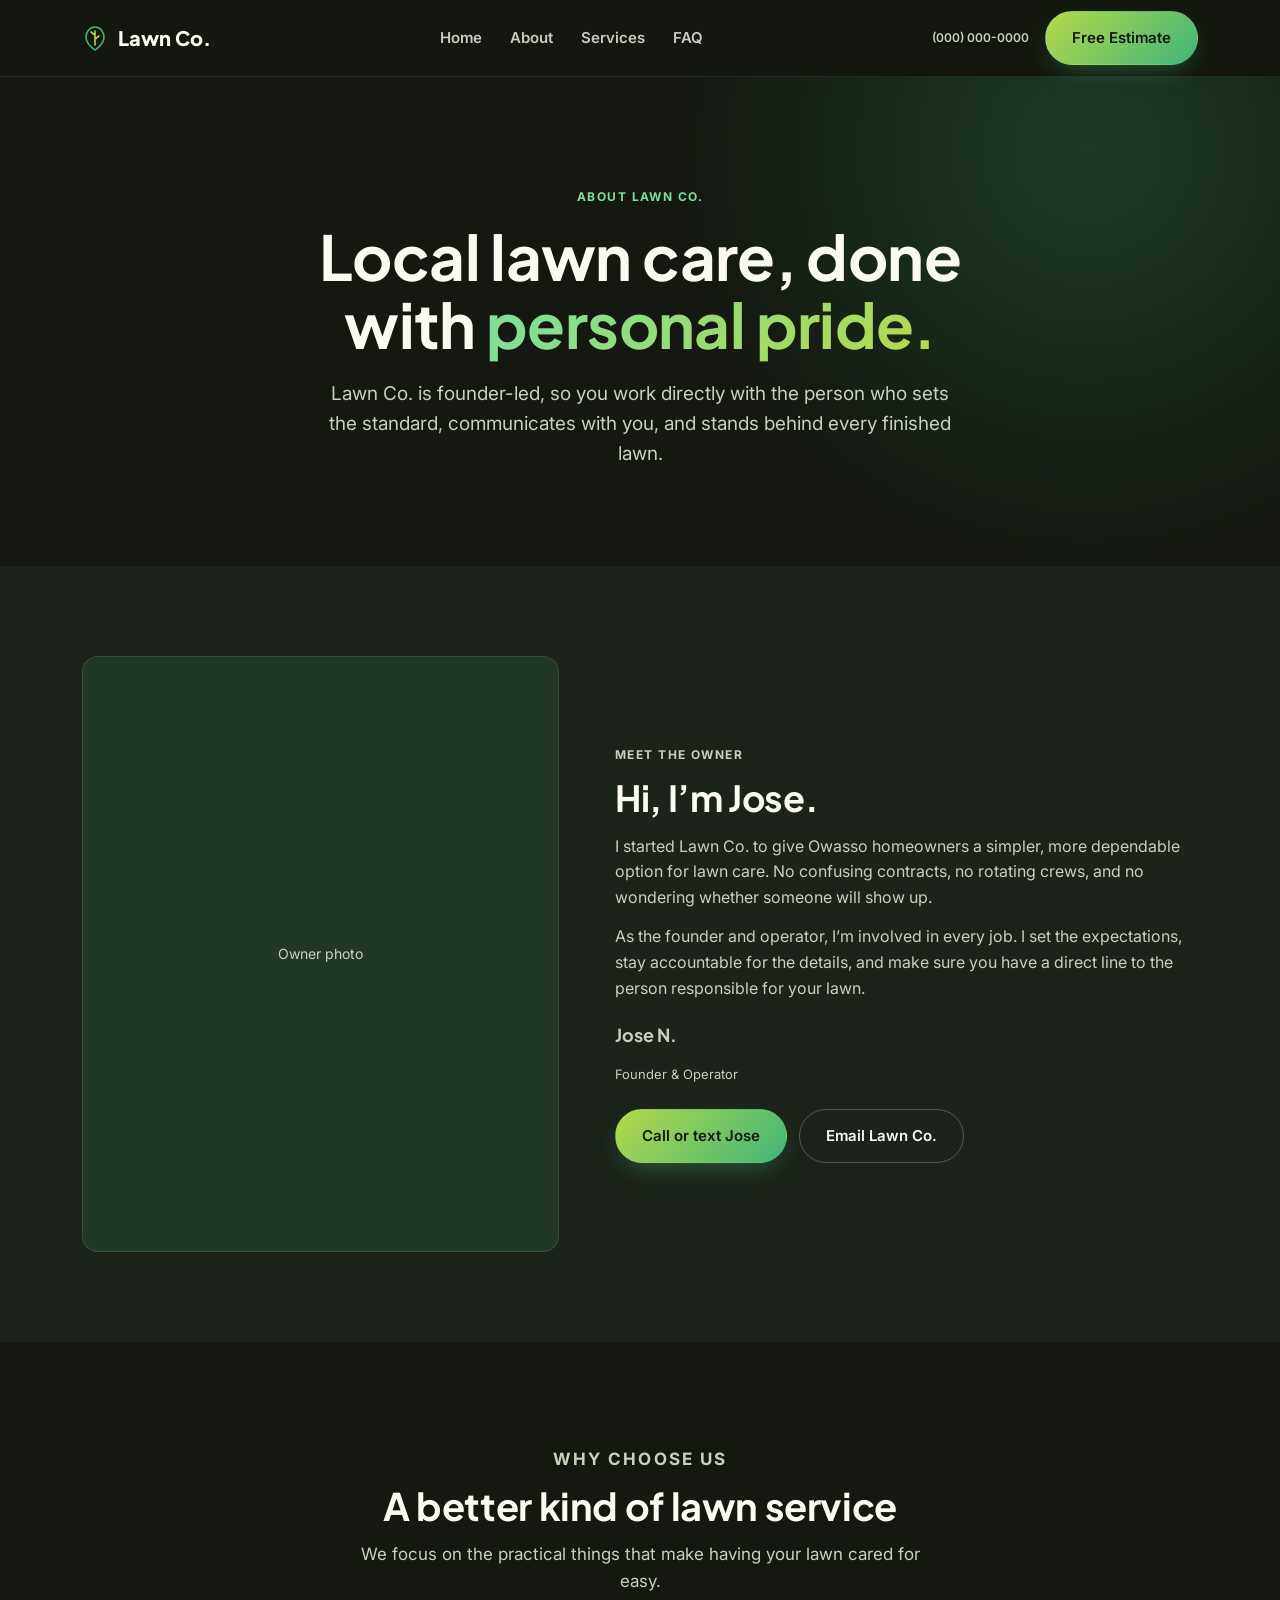
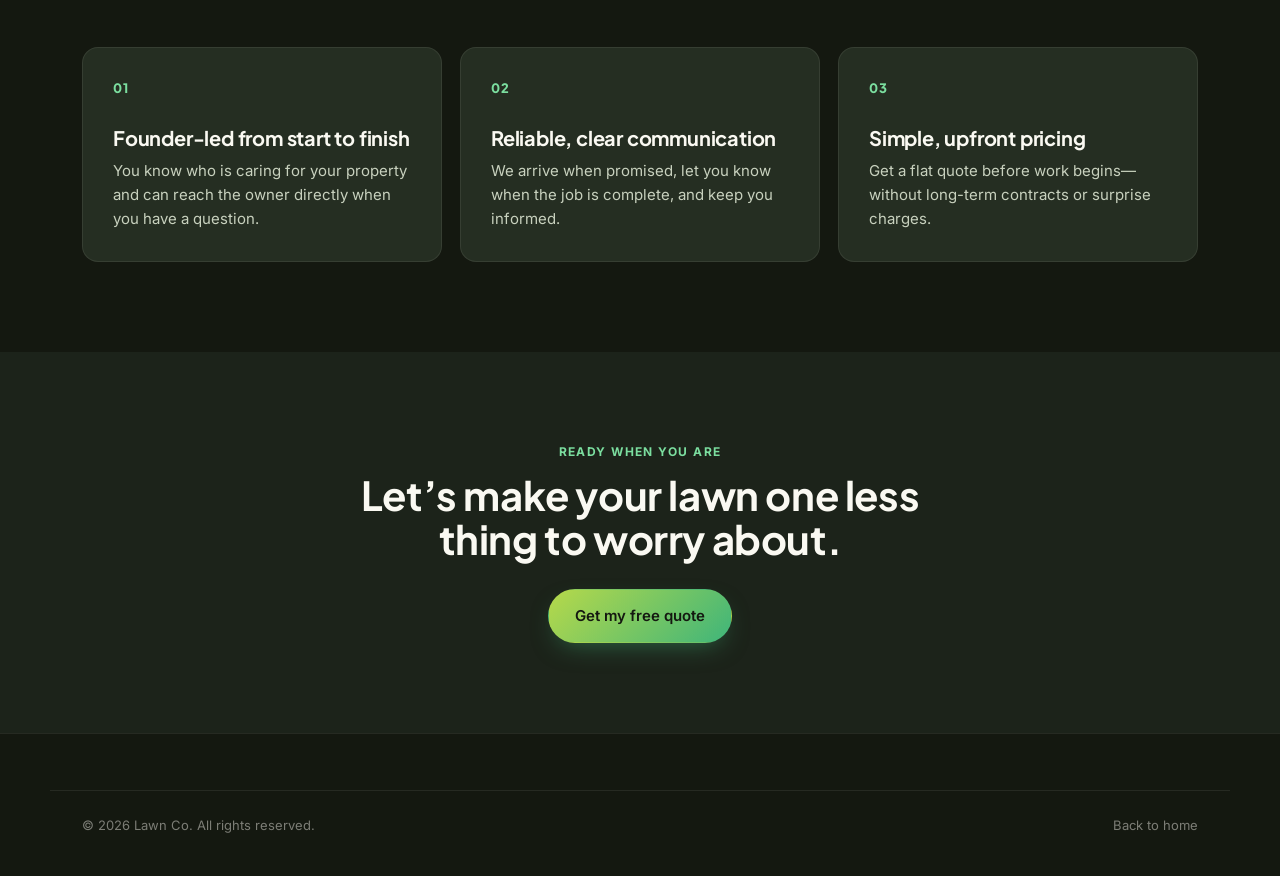
<file: about.html>
<!DOCTYPE html>
<html lang="en">
<head>
<meta charset="UTF-8">
<meta name="viewport" content="width=device-width, initial-scale=1.0">
<title>About Lawn Co. — Owasso Lawn Care</title>
<link rel="preconnect" href="https://fonts.googleapis.com">
<link rel="preconnect" href="https://fonts.gstatic.com" crossorigin>
<link href="https://fonts.googleapis.com/css2?family=Plus+Jakarta+Sans:wght@500;600;700;800&family=Inter:wght@400;500;600&display=swap" rel="stylesheet">
<link rel="stylesheet" href="style.css">
</head>
<body class="about-page">

<header>
  <nav class="wrap">
    <a class="logo" href="index.html" aria-label="Lawn Co. home">
      <svg class="logo-mark" viewBox="0 0 26 26" fill="none" xmlns="http://www.w3.org/2000/svg" aria-hidden="true">
        <path d="M13 25C13 25 4 19.5 4 12C4 6.5 8 2 13 2C18 2 22 6.5 22 12C22 19.5 13 25 13 25Z" stroke="#3FB57A" stroke-width="1.6"/>
        <path d="M13 6V20M13 10L9 7M13 14L17 11" stroke="#B6D94A" stroke-width="1.6" stroke-linecap="round"/>
      </svg>
      Lawn Co.
    </a>
    <div class="nav-links">
      <a href="index.html#top">Home</a>
      <a href="index.html#about">About</a>
      <a href="index.html#work">Services</a>
      <a href="index.html#faq">FAQ</a>
    </div>
    <div class="nav-right">
      <a class="nav-phone" href="tel:+10000000000">(000) 000-0000</a>
      <a class="btn btn-primary" href="index.html#quote">Free Estimate</a>
    </div>
  </nav>
</header>

<main>
  <section class="about-page-hero">
    <div class="wrap about-page-intro">
      <p class="eyebrow">About Lawn Co.</p>
      <h1>Local lawn care, done with <em>personal pride.</em></h1>
      <p class="lede">Lawn Co. is founder-led, so you work directly with the person who sets the standard, communicates with you, and stands behind every finished lawn.</p>
    </div>
  </section>

  <section class="alt-bg">
    <div class="wrap about-grid about-page-owner">
      <div class="about-photo"><span>Owner photo</span></div>
      <div class="about-copy">
        <p class="eyebrow">Meet the owner</p>
        <h2>Hi, I’m Jose.</h2>
        <p>I started Lawn Co. to give Owasso homeowners a simpler, more dependable option for lawn care. No confusing contracts, no rotating crews, and no wondering whether someone will show up.</p>
        <p>As the founder and operator, I’m involved in every job. I set the expectations, stay accountable for the details, and make sure you have a direct line to the person responsible for your lawn.</p>
        <p class="owner-name">Jose N.</p>
        <p class="owner-role">Founder &amp; Operator</p>
        <div class="owner-contact-actions">
          <a class="btn btn-primary" href="tel:+10000000000">Call or text Jose</a>
          <a class="btn btn-ghost" href="mailto:hello@lawnco.co">Email Lawn Co.</a>
        </div>
      </div>
    </div>
  </section>

  <section>
    <div class="wrap">
      <div class="section-head center">
        <p class="eyebrow">Why choose us</p>
        <h2>A better kind of lawn service</h2>
        <p>We focus on the practical things that make having your lawn cared for easy.</p>
      </div>
      <div class="why-grid">
        <article class="why-card">
          <span class="why-number">01</span>
          <h3>Founder-led from start to finish</h3>
          <p>You know who is caring for your property and can reach the owner directly when you have a question.</p>
        </article>
        <article class="why-card">
          <span class="why-number">02</span>
          <h3>Reliable, clear communication</h3>
          <p>We arrive when promised, let you know when the job is complete, and keep you informed.</p>
        </article>
        <article class="why-card">
          <span class="why-number">03</span>
          <h3>Simple, upfront pricing</h3>
          <p>Get a flat quote before work begins—without long-term contracts or surprise charges.</p>
        </article>
      </div>
    </div>
  </section>

  <section class="about-page-cta alt-bg">
    <div class="wrap">
      <p class="eyebrow">Ready when you are</p>
      <h2>Let’s make your lawn one less thing to worry about.</h2>
      <a class="btn btn-primary" href="index.html#quote">Get my free quote</a>
    </div>
  </section>
</main>

<footer>
  <div class="wrap footer-bottom">
    <span>© 2026 Lawn Co. All rights reserved.</span>
    <a href="index.html">Back to home</a>
  </div>
</footer>
</body>
</html>
</file>
<file: style.css>
:root{
    --ink-950:#141810;
    --ink-900:#1C231A;
    --ink-800:#252E22;
    --green-500:#3FB57A;
    --green-400:#7BDE9F;
    --lime-500:#B6D94A;
    --cream-50:#FAF9F2;
    --sand-300:#C8D1BE;
    --radius:16px;
    --max:1180px;
  }
  *{box-sizing:border-box;margin:0;padding:0;}
  html{scroll-behavior:smooth;}
  body{
    background:var(--ink-950);
    color:var(--cream-50);
    font-family:'Inter',sans-serif;
    font-size:16px;
    line-height:1.6;
    overflow-x:hidden;
  }
  a{color:inherit;text-decoration:none;}
  img{max-width:100%;display:block;}
  .wrap{max-width:var(--max);margin:0 auto;padding:0 32px;}
  h1,h2,h3{font-family:'Plus Jakarta Sans',sans-serif;font-weight:700;line-height:1.1;letter-spacing:-0.01em;}
  .eyebrow{
    font-family:'Inter',sans-serif;font-size:12px;font-weight:700;
    letter-spacing:0.12em;text-transform:uppercase;color:var(--green-400);
  }
  .btn{
    display:inline-flex;align-items:center;gap:8px;
    padding:14px 26px;border-radius:999px;
    font-family:'Inter',sans-serif;font-weight:600;font-size:15px;
    cursor:pointer;border:1px solid transparent;
    transition:transform .15s ease, background .2s ease, border-color .2s ease, box-shadow .2s ease;
  }
  .btn:hover{transform:translateY(-1px);}
  .btn:focus-visible{outline:2px solid var(--green-400);outline-offset:3px;}
  .btn-primary{background:linear-gradient(135deg,var(--lime-500),var(--green-500));color:var(--ink-950);box-shadow:0 10px 26px -10px rgba(63,181,122,0.5);}
  .btn-primary:hover{box-shadow:0 12px 30px -8px rgba(63,181,122,0.65);}
  .btn-ghost{background:transparent;color:var(--cream-50);border-color:rgba(250,249,242,0.25);}
  .btn-ghost:hover{border-color:var(--cream-50);}

  /* ---------- NAV ---------- */
  header{
    position:sticky;top:0;z-index:60;
    background:rgba(20,24,16,0.9);
    backdrop-filter:blur(10px);
    border-bottom:1px solid rgba(250,249,242,0.08);
  }
  nav.wrap{display:flex;align-items:center;justify-content:space-between;height:76px;}
  .logo{font-family:'Plus Jakarta Sans',sans-serif;font-weight:800;font-size:20px;display:flex;align-items:center;gap:10px;}
  .logo-mark{width:26px;height:26px;flex-shrink:0;}
  .nav-links{display:flex;gap:28px;font-size:15px;font-weight:600;}
  .nav-links a{opacity:0.8;transition:opacity .15s;}
  .nav-links a:hover{opacity:1;color:var(--green-400);}
  .nav-right{display:flex;align-items:center;gap:16px;}
  .nav-phone{font-size:12px;font-weight:600;color:var(--sand-300);white-space:nowrap;transition:color .15s;}
  .nav-phone:hover{color:var(--green-400);}
  .nav-toggle{display:none;background:none;border:none;color:var(--cream-50);font-size:26px;cursor:pointer;}

  @media (max-width:900px){
    .nav-links{
      position:absolute;top:76px;left:0;right:0;background:var(--ink-950);
      flex-direction:column;gap:0;border-bottom:1px solid rgba(250,249,242,0.08);
      max-height:0;overflow:hidden;transition:max-height .25s ease;
    }
    .nav-links.open{max-height:400px;}
    .nav-links a{padding:16px 32px;width:100%;border-top:1px solid rgba(250,249,242,0.06);}
    .nav-right .btn-ghost{display:none;}
    .nav-right .nav-phone{display:none;}
    .nav-toggle{display:block;}
  }

  /* ---------- HERO ---------- */
  .hero{position:relative;padding:90px 0 100px;overflow:hidden;}
  .hero-glow{
    position:absolute;width:900px;height:900px;top:-460px;right:-360px;
    background:radial-gradient(circle at center, rgba(63,181,122,0.32), rgba(182,217,74,0.14) 45%, transparent 70%);
    filter:blur(20px);z-index:0;pointer-events:none;
  }
  .hero-glow-2{
    position:absolute;width:600px;height:600px;bottom:-320px;left:-220px;
    background:radial-gradient(circle at center, rgba(182,217,74,0.18), transparent 70%);
    filter:blur(10px);z-index:0;pointer-events:none;
  }
  .hero-content{position:relative;z-index:2;max-width:680px;margin:0 auto;text-align:center;}
  .hero h1{font-size:clamp(36px,6vw,60px);margin:18px 0 20px;}
  .hero h1 em{font-style:normal;background:linear-gradient(135deg,var(--green-400),var(--lime-500));-webkit-background-clip:text;background-clip:text;color:transparent;}
  .hero p.lede{font-size:19px;color:var(--sand-300);max-width:520px;margin:0 auto 32px;}
  .hero-actions{display:flex;gap:16px;flex-wrap:wrap;justify-content:center;margin-bottom:12px;}
  .service-area{
    display:flex;align-items:flex-start;gap:8px;justify-content:center;
    font-size:13px;color:var(--sand-300);
    margin-top:20px;max-width:760px;margin-left:auto;margin-right:auto;
  }
  .service-area svg{width:16px;height:16px;flex-shrink:0;color:var(--green-400);margin-top:3px;}

  .owner-blurb{display:flex;align-items:center;gap:14px;justify-content:center;margin-top:36px;}
  .owner-photo{
    width:52px;height:52px;border-radius:50%;flex-shrink:0;
    background:rgba(63,181,122,0.18);border:1px solid rgba(250,249,242,0.15);
    display:flex;align-items:center;justify-content:center;overflow:hidden;
  }
  .owner-photo img{width:100%;height:100%;object-fit:cover;}
  .owner-photo span{font-size:10px;color:var(--sand-300);}
  .owner-name{font-family:'Plus Jakarta Sans',sans-serif;font-weight:700;font-size:14px;text-align:left;}
  .owner-role{font-size:13px;color:var(--sand-300);text-align:left;}

  /* ---------- GENERIC SECTIONS ---------- */
  section{padding:90px 0;}
  .section-head{max-width:600px;margin-bottom:52px;}
  .section-head.center{margin-left:auto;margin-right:auto;text-align:center;}
  .section-head h2{font-size:clamp(28px,4vw,38px);margin-top:12px;}
  .section-head p{color:var(--sand-300);margin-top:14px;font-size:17px;}
  .alt-bg{background:var(--ink-900);}

  /* ---------- FULL QUOTE FORM ---------- */
  .quote-section{background:var(--ink-900);border-top:1px solid rgba(250,249,242,0.08);border-bottom:1px solid rgba(250,249,242,0.08);}
  .quote-card{
    max-width:720px;margin:0 auto;
    background:var(--ink-800);
    border:1px solid rgba(250,249,242,0.08);
    border-radius:20px;
    padding:48px;
    box-shadow:0 24px 60px -30px rgba(0,0,0,0.5);
  }
  .quote-card h2{font-size:clamp(24px,3.4vw,32px);margin-bottom:8px;}
  .quote-card > p{color:var(--sand-300);margin-bottom:30px;}
  form{display:flex;flex-direction:column;gap:16px;}
  .form-row{display:grid;grid-template-columns:1fr 1fr;gap:16px;}
  @media (max-width:600px){.form-row{grid-template-columns:1fr;}}
  form input, form select, form textarea{
    background:var(--ink-950);
    border:1px solid rgba(250,249,242,0.15);
    border-radius:10px;
    padding:13px 14px;
    color:var(--cream-50);
    font-family:'Inter',sans-serif;
    font-size:15px;
    width:100%;
  }
  form textarea{resize:vertical;min-height:100px;}
  form input::placeholder, form textarea::placeholder{color:rgba(250,249,242,0.4);}
  form input:focus, form select:focus, form textarea:focus{outline:2px solid var(--green-400);outline-offset:1px;}
  form label{font-size:13px;font-weight:600;color:var(--sand-300);margin-bottom:-8px;}
  .call-note{text-align:center;font-size:13px;color:var(--sand-300);margin-top:4px;}
  .call-note a{color:var(--green-400);font-weight:600;}
  .quote-status{font-size:14px;margin-top:2px;min-height:18px;text-align:center;}
  .quote-status.error{color:#FF8A73;}

  /* ---------- SUCCESS MODAL ---------- */
  .modal-overlay{
    position:fixed;inset:0;z-index:100;
    background:rgba(10,14,8,0.6);
    backdrop-filter:blur(3px);
    display:flex;align-items:center;justify-content:center;
    padding:20px;
    opacity:0;visibility:hidden;
    transition:opacity .2s ease, visibility .2s ease;
  }
  .modal-overlay.show{opacity:1;visibility:visible;}
  .quote-modal{
    position:relative;
    width:100%;max-width:400px;
    background:var(--ink-800);
    border:1px solid rgba(250,249,242,0.1);
    border-radius:20px;
    padding:40px 34px 34px;
    text-align:center;
    box-shadow:0 30px 70px -20px rgba(0,0,0,0.6);
    transform:translateY(16px) scale(0.97);
    transition:transform .2s ease;
  }
  .modal-overlay.show .quote-modal{transform:translateY(0) scale(1);}
  .quote-modal-close{
    position:absolute;top:14px;right:16px;
    background:none;border:none;font-size:18px;color:var(--sand-300);cursor:pointer;
  }
  .quote-modal-icon{
    width:60px;height:60px;border-radius:50%;margin:0 auto 20px;
    background:linear-gradient(135deg,var(--lime-500),var(--green-500));
    display:flex;align-items:center;justify-content:center;color:var(--ink-950);
  }
  .quote-modal-icon svg{width:30px;height:30px;}
  .quote-modal h2{margin-bottom:10px;}
  .quote-modal p{color:var(--sand-300);font-size:15px;margin-bottom:26px;}
  .quote-modal .btn{width:100%;justify-content:center;}

  /* ---------- ABOUT ---------- */
  .about-grid{display:grid;grid-template-columns:0.9fr 1.1fr;gap:56px;align-items:center;}
  .about-photo{
    width:100%;aspect-ratio:4/5;border-radius:var(--radius);
    background:rgba(63,181,122,0.14);border:1px solid rgba(250,249,242,0.1);
    display:flex;align-items:center;justify-content:center;color:var(--sand-300);font-size:14px;overflow:hidden;
  }
  .about-photo img{width:100%;height:100%;object-fit:cover;}
  .about-copy h2{font-size:clamp(26px,3.6vw,36px);margin-bottom:16px;}
  .about-copy p{color:var(--sand-300);margin-bottom:14px;}
  .about-copy .owner-name{font-size:18px;margin-top:20px;text-align:left;}
  .about-learn-link{display:inline-flex;align-items:center;gap:8px;margin-top:12px;color:var(--green-400);font-weight:700;}
  .about-learn-link:hover{color:var(--lime-500);}
  @media (max-width:800px){.about-grid{grid-template-columns:1fr;}}

  /* ---------- ABOUT PAGE ---------- */
  .about-page-hero{padding:110px 0 96px;background:radial-gradient(circle at 85% 15%,rgba(63,181,122,0.22),transparent 35%);}
  .about-page-intro{max-width:820px;text-align:center;}
  .about-page-intro h1{font-size:clamp(38px,6vw,62px);margin:16px auto 20px;max-width:760px;}
  .about-page-intro h1 em{font-style:normal;background:linear-gradient(135deg,var(--green-400),var(--lime-500));-webkit-background-clip:text;background-clip:text;color:transparent;}
  .about-page-intro .lede{color:var(--sand-300);font-size:19px;max-width:630px;margin:0 auto;}
  .about-page-owner{padding-top:0;padding-bottom:0;}
  .owner-contact-actions{display:flex;flex-wrap:wrap;gap:12px;margin-top:24px;}
  .why-grid{display:grid;grid-template-columns:repeat(3,1fr);gap:18px;}
  .why-card{background:var(--ink-800);border:1px solid rgba(250,249,242,0.08);border-radius:var(--radius);padding:30px;}
  .why-number{display:block;color:var(--green-400);font-family:'Plus Jakarta Sans',sans-serif;font-weight:800;font-size:13px;letter-spacing:0.1em;margin-bottom:28px;}
  .why-card h3{font-size:20px;margin-bottom:10px;}
  .why-card p{color:var(--sand-300);font-size:15px;}
  .about-page-cta{text-align:center;}
  .about-page-cta h2{font-size:clamp(28px,4vw,40px);max-width:650px;margin:12px auto 28px;}
  @media (max-width:700px){.why-grid{grid-template-columns:1fr;}.about-page-hero{padding:80px 0 70px;}.about-page nav.wrap{height:auto;min-height:76px;padding-top:14px;padding-bottom:14px;flex-wrap:wrap;gap:14px;}.about-page .nav-links{position:static;display:flex;order:3;width:100%;max-height:none;flex-direction:row;justify-content:space-between;background:transparent;border:0;font-size:13px;}.about-page .nav-links a{padding:0;border:0;}.about-page .nav-right{margin-left:auto;}.about-page .nav-phone{display:none;}.about-page .nav-right .btn{padding:10px 16px;font-size:13px;}}

  /* ---------- BEFORE / AFTER ---------- */
  .ba-grid{display:grid;grid-template-columns:1fr 1fr;gap:20px;}
  .ba-card{display:flex;flex-direction:column;gap:12px;}
  .ba-image{
    width:100%;aspect-ratio:4/3;border-radius:var(--radius);
    background:rgba(63,181,122,0.14);
    border:1.5px dashed rgba(250,249,242,0.25);
    display:flex;align-items:center;justify-content:center;
    color:var(--sand-300);font-size:14px;overflow:hidden;
  }
  .ba-image img{width:100%;height:100%;object-fit:cover;}
  .ba-label{font-family:'Plus Jakarta Sans',sans-serif;font-weight:700;font-size:14px;text-transform:uppercase;letter-spacing:0.06em;color:var(--green-400);}
  .ba-label-before{color:#E05252;}
  @media (max-width:700px){.ba-grid{grid-template-columns:1fr;}}

  /* ---------- SERVICES / WORK ---------- */
  .service-grid{display:grid;grid-template-columns:repeat(2,1fr);gap:18px;}
  .service-card{
    background:var(--ink-800);border:1px solid rgba(250,249,242,0.06);border-radius:var(--radius);
    padding:36px 32px;transition:transform .2s ease, border-color .2s ease;
  }
  .service-card:hover{transform:translateY(-3px);border-color:rgba(63,181,122,0.4);}
  .service-photo{
    width:100%;aspect-ratio:16/10;border-radius:12px;
    background:rgba(63,181,122,0.14);
    border:1.5px dashed rgba(250,249,242,0.25);
    display:flex;align-items:center;justify-content:center;
    color:var(--sand-300);font-size:13px;overflow:hidden;margin-bottom:18px;
  }
  .service-photo img{width:100%;height:100%;object-fit:cover;}
  .service-card .icon{width:34px;height:34px;margin-bottom:14px;color:var(--green-400);}
  .service-card h3{font-size:20px;margin-bottom:10px;}
  .service-card p{color:var(--sand-300);font-size:15px;}
  @media (max-width:700px){.service-grid{grid-template-columns:1fr;}}

  /* ---------- FAQ ---------- */
  .faq-list{max-width:800px;margin:0 auto;}
  .faq-item{border-bottom:1px solid rgba(250,249,242,0.1);}
  .faq-item summary{
    padding:22px 4px;font-family:'Plus Jakarta Sans',sans-serif;font-weight:700;font-size:17px;
    cursor:pointer;list-style:none;display:flex;justify-content:space-between;align-items:center;gap:16px;
  }
  .faq-item summary::-webkit-details-marker{display:none;}
  .faq-item summary::after{content:"+";font-size:22px;color:var(--green-400);flex-shrink:0;transition:transform .2s ease;}
  .faq-item[open] summary::after{transform:rotate(45deg);}
  .faq-item p{padding:0 4px 22px;color:var(--sand-300);max-width:640px;}

  /* ---------- REVIEWS (placeholder) ---------- */
  .testimonial-band{background:linear-gradient(135deg,var(--green-500) 0%, var(--lime-500) 100%);padding:70px 0;}
  .testimonial-band blockquote{
    font-family:'Plus Jakarta Sans',sans-serif;font-size:clamp(22px,3vw,30px);font-weight:700;
    max-width:820px;line-height:1.3;color:var(--ink-950);
  }
  .testimonial-band cite{display:block;margin-top:18px;font-style:normal;font-size:14px;font-weight:500;color:rgba(20,24,16,0.75);}

  /* ---------- FINAL CTA ---------- */
  .final-cta-inner{
    display:flex;justify-content:space-between;align-items:center;flex-wrap:wrap;gap:24px;
    background:var(--ink-800);border:1px solid rgba(250,249,242,0.08);
    border-radius:20px;padding:44px 48px;
  }
  .final-cta-inner h2{font-size:clamp(24px,3.2vw,32px);margin-top:8px;}
  .final-cta-inner p{color:var(--sand-300);margin-top:8px;max-width:420px;}

  /* ---------- FOOTER ---------- */
  footer{border-top:1px solid rgba(250,249,242,0.08);padding:56px 0 40px;}
  .footer-grid{display:flex;justify-content:space-between;flex-wrap:wrap;gap:40px;margin-bottom:40px;}
  .footer-col h4{font-size:12px;font-weight:700;letter-spacing:0.1em;text-transform:uppercase;color:var(--green-400);margin-bottom:16px;}
  .footer-col a, .footer-col p{display:block;color:var(--sand-300);font-size:14px;margin-bottom:10px;}
  .footer-bottom{
    display:flex;justify-content:space-between;flex-wrap:wrap;gap:12px;
    font-size:13px;color:rgba(250,249,242,0.45);
    border-top:1px solid rgba(250,249,242,0.08);padding-top:24px;
  }

  /* ---------- SCROLL POPUP ---------- */
  .quote-popup{
    position:fixed;bottom:24px;right:24px;z-index:80;
    max-width:320px;
    background:var(--ink-800);
    border:1px solid rgba(250,249,242,0.1);
    border-radius:18px;
    padding:22px 22px 20px;
    box-shadow:0 20px 50px -16px rgba(0,0,0,0.5);
    transform:translateY(140%);
    opacity:0;
    transition:transform .35s ease, opacity .35s ease;
  }
  .quote-popup.show{transform:translateY(0);opacity:1;}
  .quote-popup-close{
    position:absolute;top:10px;right:12px;
    background:none;border:none;font-size:18px;color:var(--sand-300);cursor:pointer;line-height:1;
  }
  .quote-popup h3{font-size:16px;margin-bottom:6px;padding-right:16px;}
  .quote-popup p{font-size:13px;color:var(--sand-300);margin-bottom:14px;}
  .quote-popup .btn{width:100%;justify-content:center;padding:11px 20px;font-size:14px;}
  @media (max-width:500px){
    .quote-popup{left:16px;right:16px;bottom:16px;max-width:none;}
  }

  ::selection{background:var(--green-500);color:var(--ink-950);}
  @media (prefers-reduced-motion:reduce){html{scroll-behavior:auto;}*{transition:none !important;}}
</file>
